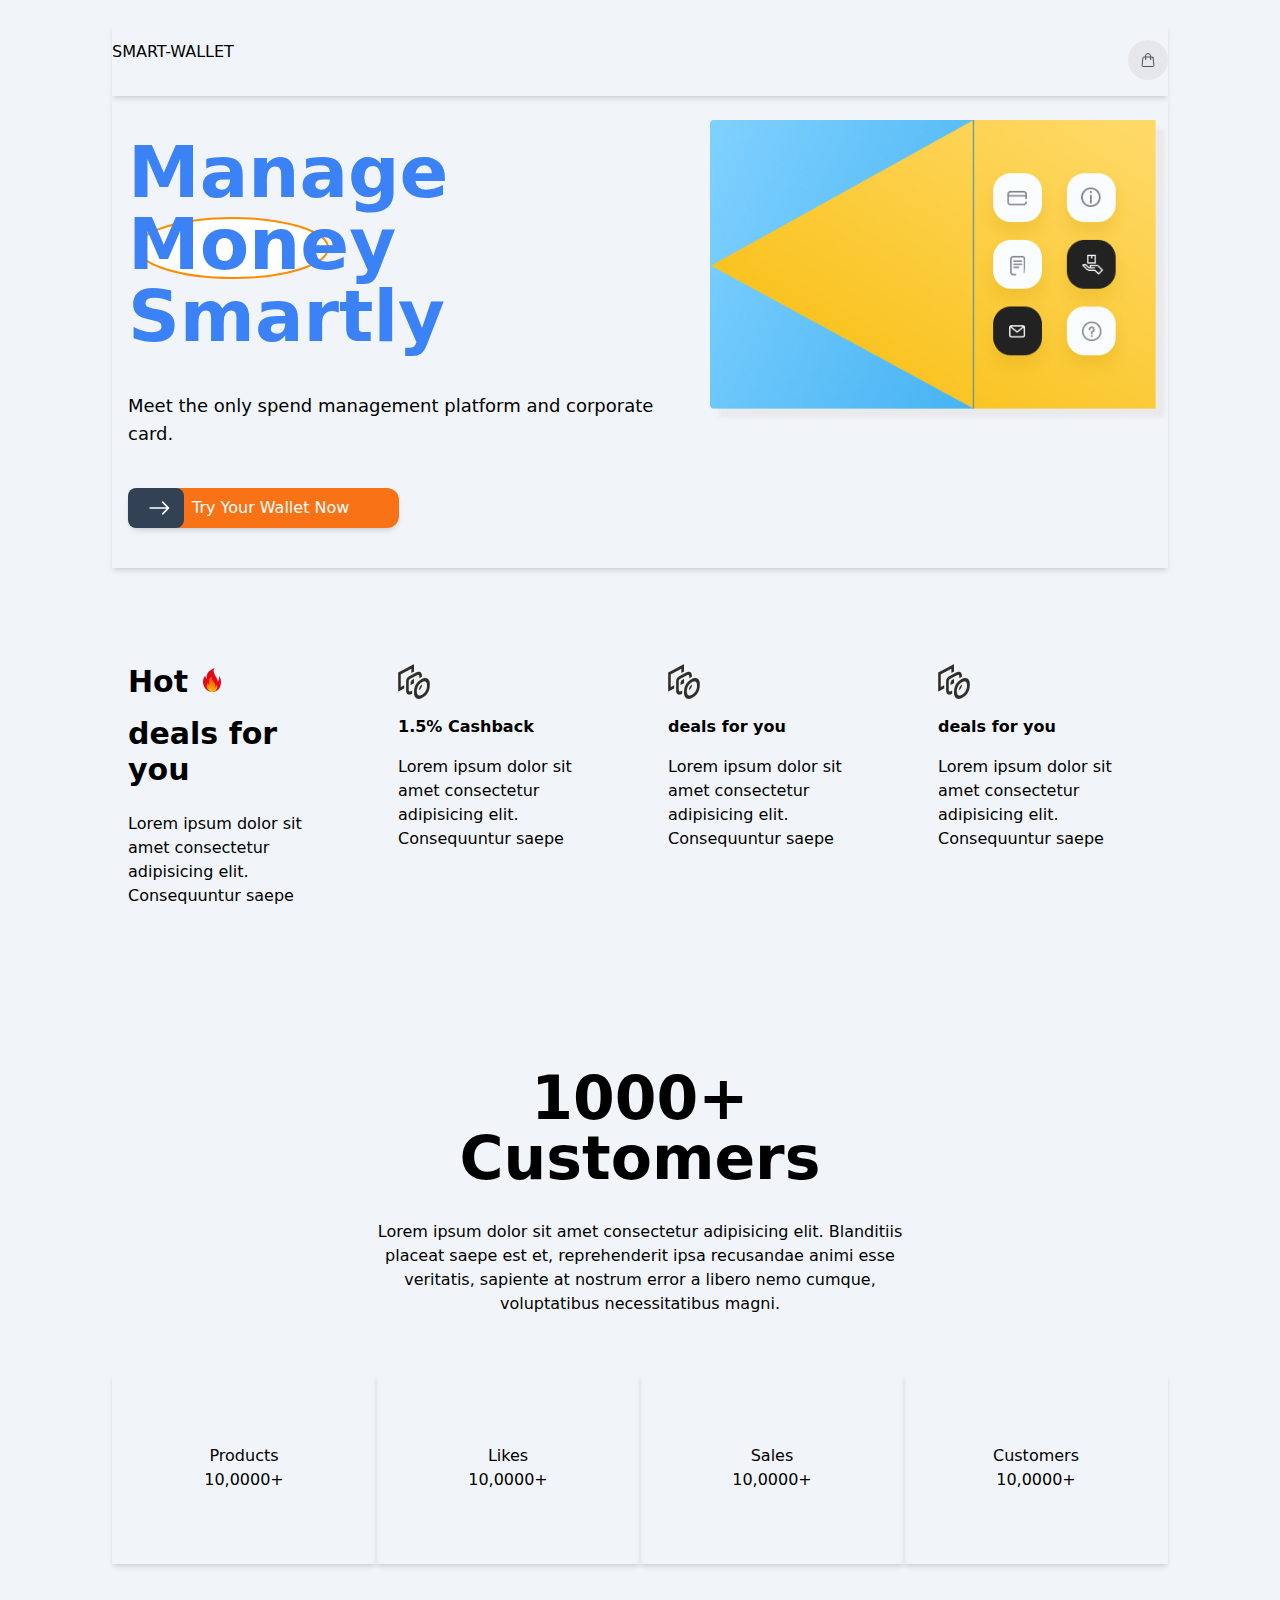
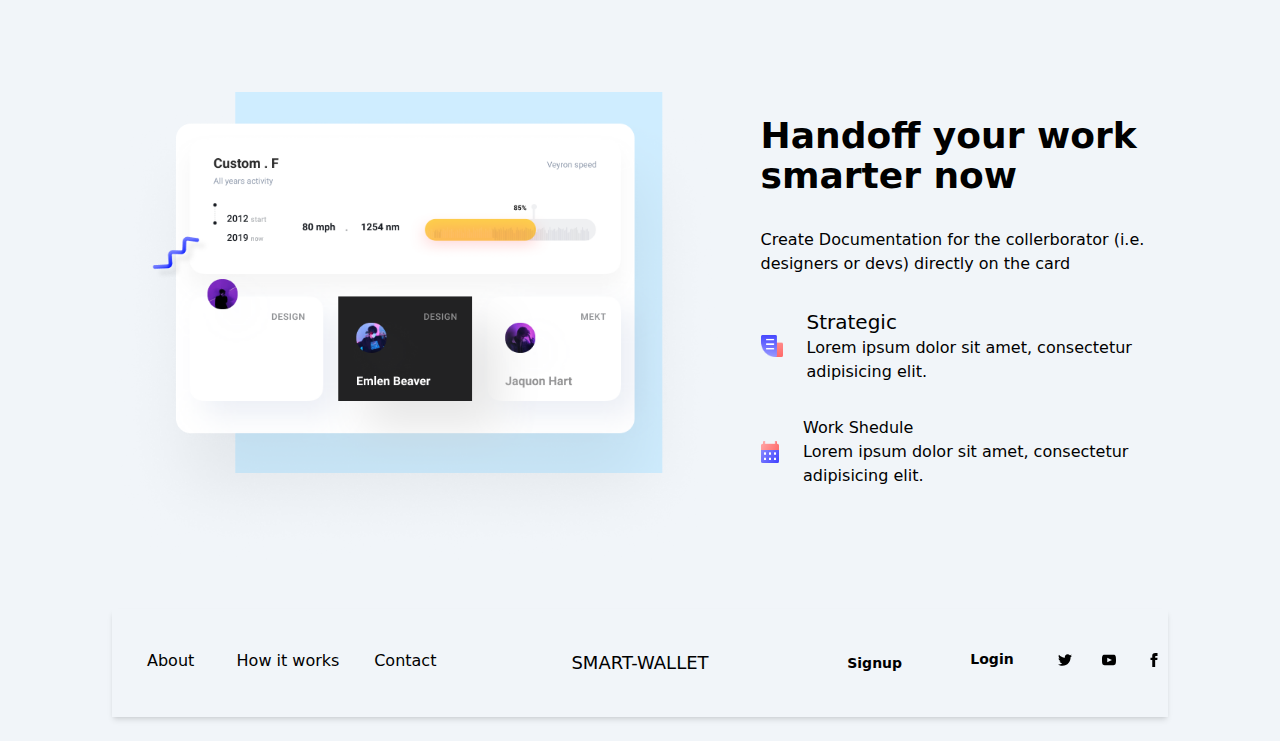
<file: index.html>
<!doctype html>
<html lang="en">

<head>
  <meta charset="UTF-8" />
  <meta name="viewport" content="width=device-width, initial-scale=1.0" />
  <title>Smart Wallet</title>
  <script type="module" crossorigin src="/assets/index-NR7OggDm.js"></script>
  <link rel="stylesheet" crossorigin href="/assets/index-4JhGi_eu.css">
</head>

<body class="py-6 lg:px-28 px-8 bg-slate-100">
  <div id="container">
    <div class="section-one gap-4">

      <!-- Navbar Start -->
      <div class="flex justify-between py-4 shadow-md">
        <div class="">SMART-WALLET</div>
        <div class="w-10 h-10 bg-gray-200 rounded-full flex items-center justify-center">
          <svg xmlns="http://www.w3.org/2000/svg" class="w-4 h-4 text-gray-600" fill="none" viewBox="0 0 24 24"
            stroke="currentColor">
            <svg xmlns="http://www.w3.org/2000/svg" fill="none" viewBox="0 0 24 24" stroke-width="1.5"
              stroke="currentColor" class="w-6 h-6">
              <path stroke-linecap="round" stroke-linejoin="round"
                d="M15.75 10.5V6a3.75 3.75 0 10-7.5 0v4.5m11.356-1.993l1.263 12c.07.665-.45 1.243-1.119 1.243H4.25a1.125 1.125 0 01-1.12-1.243l1.264-12A1.125 1.125 0 015.513 7.5h12.974c.576 0 1.059.435 1.119 1.007zM8.625 10.5a.375.375 0 11-.75 0 .375.375 0 01.75 0zm7.5 0a.375.375 0 11-.75 0 .375.375 0 01.75 0z" />
            </svg>

          </svg>
        </div>
      </div>
      <!-- Navbar End -->

      <!-- Header Start -->
    </div>
    <div id="header" class="lg:flex md-flex justify-between py-6 gap-6 shadow-md">
      <div id="title" class="px-4 py-4">
        <h1 class="text-7xl font-bold text-blue-500">Manage</h1>
        <div class="flex">
          <div class="relative"><svg class="absolute" height="140" width="220" style="z-index: -100;">
              <ellipse cx="105" cy="40" rx="95" ry="30" style="fill:white;stroke:hsl(33, 100%, 50%);stroke-width:2" />
            </svg>
          </div>
          <div class="">
            <h1 class="text-7xl font-bold text-blue-500">Money Smartly</h1>
          </div>
        </div>
        <h1 class="py-10 text-lg">Meet the only spend management platform and corporate card.</h1>
        <div id="tryLogin" class="flex w-1/2 shadow-md bg-orange-500 text-white rounded-xl">
          <!-- First Child Div with SVG and Background Color -->
          <div class="flex items-center bg-slate-700 p-2  rounded-lg">
            <svg class="h-5 w-10 text-white" fill="none" stroke="currentColor" viewBox="0 0 24 24"
              xmlns="http://www.w3.org/2000/svg">
              <!-- <path stroke-linecap="round" stroke-linejoin="round" stroke-width="2" d="M5 12h14M12 5l7 7-7 7"></path> -->
               <path stroke-linecap="round" stroke-linejoin="round" stroke-width="2" d="M5 12h20M20 5l7 7-7 7"></path>
            </svg>
          </div>

          <div class="p-2 flex justify-center rounded-md">
            <p flex justify-center>Try Your Wallet Now</p>
          </div>
        </div>
      </div>
      <div id="image"><img src="/assets/headerCard-Qj95tBwR.png" alt="" width="100%"></div>
    </div>
    <!-- Header End -->

    <div id="hot-deals" class=" lg:flex justify-between gap-6 py-20">
      <div class=" flex-1 px-4 content-center">
        <div class="flex gap-2 py-4">
          <h1 class="text-3xl font-bold">Hot</h1>
          <img src="data:image/svg+xml,%3csvg%20xmlns='http://www.w3.org/2000/svg'%20shape-rendering='geometricPrecision'%20text-rendering='geometricPrecision'%20image-rendering='optimizeQuality'%20fill-rule='evenodd'%20clip-rule='evenodd'%20viewBox='0%200%20384%20511.4'%3e%3cdefs%3e%3clinearGradient%20id='a'%20gradientUnits='userSpaceOnUse'%20x1='163.52'%20y1='286.47'%20x2='163.52'%20y2='500.71'%3e%3cstop%20offset='0'%20stop-color='%23FB6404'/%3e%3cstop%20offset='1'%20stop-color='%23F2BE10'/%3e%3c/linearGradient%3e%3c/defs%3e%3cpath%20fill='%23E20919'%20d='M77.46%20228.43C65.33%20119.85%20128.78%2043.48%20247.72%200c-72.85%2094.5%2062.09%20196.88%2069.53%20295.03%2017.44-29.75%2027.34-69.48%2029.3-122.55%2089.18%20139.92%2015.25%20368.59-181.02%20335.73-18.02-3.01-35.38-8.7-51.21-17.17C42.76%20452.8%200%20369.53%200%20290c0-50.69%2021.68-95.95%2049.74-131.91%203.75%2035.23%2011.73%2061.51%2027.72%2070.34z'/%3e%3cpath%20fill='url(%23a)'%20d='M139.16%20372.49c-21.83-57.66-18.81-150.75%2042.33-183.41.43%20107.03%20103.57%20120.64%2084.44%20234.9%2017.64-20.39%2026.51-53.02%2028.1-78.75%2027.96%2065.38%206.04%20117.72-33.81%20144.37-121.15%2081-225.48-83.23-156.11-173.26%202.08%2020.07%2026.14%2051.12%2035.05%2056.15z'/%3e%3c/svg%3e" alt="" class="w-8 h-8 py-1">
        </div>
        <h1 class="text-3xl font-bold">deals for you</h1>
        <h1 class="py-6">Lorem ipsum dolor sit amet consectetur adipisicing elit. Consequuntur saepe
        </h1>
      </div>
      <div class=" flex-1 px-4">
        <div class="py-4"><img src="[data-uri]" alt=""></div>
        <h1 class="text-md font-bold">1.5% Cashback</h1>
        <h1 class="py-4">Lorem ipsum dolor sit amet consectetur adipisicing elit. Consequuntur saepe
        </h1>
      </div>
      <div class=" flex-1  px-4">
        <div class="py-4"><img src="[data-uri]" alt=""></div>
        <h1 class="text-md font-bold">deals for you</h1>
        <h1 class="py-4">Lorem ipsum dolor sit amet consectetur adipisicing elit. Consequuntur saepe
        </h1>
      </div>
      <div class=" flex-1 px-4">
        <div class="py-4"><img src="[data-uri]" alt=""></div>
        <h1 class="text-md font-bold">deals for you</h1>
        <h1 class="py-4">Lorem ipsum dolor sit amet consectetur adipisicing elit. Consequuntur saepe
        </h1>
      </div>
    </div>





    <div id="customer" class="section-two py-10">
      <div class="flex justify-center">
        <div class="lg:w-1/2 text-center">
          <h1 class="text-6xl font-bold py-4">1000+ Customers</h1>
          <h1 class="py-4">Lorem ipsum dolor sit amet consectetur adipisicing elit. Blanditiis placeat saepe est et,
            reprehenderit
            ipsa recusandae animi esse veritatis, sapiente at nostrum error a libero nemo cumque, voluptatibus
            necessitatibus magni.</h1>
        </div>
      </div>
      <div class="flex justify-between py-10">
        <div class="flex-1 shadow-md flex flex-col items-center justify-center h-48 ">
          <div>
            <h1>Products</h1>
          </div>
          <div>
            <h1>10,0000+</h1>
          </div>
        </div>
        <div class="flex-1 shadow-md flex flex-col items-center justify-center h-48 ">
          <div>
            <h1>Likes</h1>
          </div>
          <div>
            <h1>10,0000+</h1>
          </div>
        </div>
        <div class="flex-1 shadow-md flex flex-col items-center justify-center h-48 ">
          <div>
            <h1>Sales</h1>
          </div>
          <div>
            <h1>10,0000+</h1>
          </div>
        </div>
        <div class="flex-1 shadow-md flex flex-col items-center justify-center h-48 ">
          <div>
            <h1>Customers</h1>
          </div>
          <div>
            <h1>10,0000+</h1>
          </div>
        </div>


      </div>

    </div>

    <div class="section-three lg:flex justify-between gap-6 py-12">
      <div><img src="/assets/card-KFRp4bTD.png" alt=""></div>
      <div class="py-2 px-4">
        <h1 class="text-4xl font-bold py-4">Handoff your work <br> smarter now</h1>
        <h1 class="py-4 text-md">Create Documentation for the collerborator (i.e. <br> designers or devs) directly on
          the card</h1>
        <div class="flex gap-2 py-4">
          <div class="flex items-center"><img src="[data-uri]" alt=""></div>
          <div class="px-4">
            <h1 class="text-xl">Strategic</h1>
            <h1>Lorem ipsum dolor sit amet, consectetur adipisicing elit. </h1>
          </div>
        </div>
        <div class="flex gap-2 py-4">
          <div class="flex items-center"><img src="[data-uri]" alt=""></div>
          <div class="px-4">
            <h1>Work Shedule</h1>
            <h1>Lorem ipsum dolor sit amet, consectetur adipisicing elit.</h1>
          </div>
        </div>
      </div>
    </div>


    <!-- Footer -->
    <footer class="flex justify-between py-10 shadow-md">
      <div class="flex-1 lg:flex justify-between  ">
        <div class="flex-1 flex justify-center">About</div>
        <div class="flex-1 flex justify-center">How it works</div>
        <div class="flex-1 flex justify-center">Contact</div>
      </div>
      <div class="flex-1 flex justify-center">
        <h1 class="text-xs lg:text-lg ">SMART-WALLET</h1>
      </div>
      <div class="flex-1 lg:flex  justify-between text-sm font-bold">
        <div class="flex-1 flex justify-center py-1">
          <h1>Signup</h1>
        </div>
        <div id="loginBtn" class="flex-1 flex justify-center">
          <h1>Login</h1>
        </div>

        <div class="flex-1 grid grid-flow-col lg:gap-4 sm:gap-2 md:gap-2 py-1">
          <div class="flex justify-center"> <a><svg xmlns="http://www.w3.org/2000/svg" width="14" height="14"
                viewBox="0 0 24 24" class="fill-current">
                <path
                  d="M24 4.557c-.883.392-1.832.656-2.828.775 1.017-.609 1.798-1.574 2.165-2.724-.951.564-2.005.974-3.127 1.195-.897-.957-2.178-1.555-3.594-1.555-3.179 0-5.515 2.966-4.797 6.045-4.091-.205-7.719-2.165-10.148-5.144-1.29 2.213-.669 5.108 1.523 6.574-.806-.026-1.566-.247-2.229-.616-.054 2.281 1.581 4.415 3.949 4.89-.693.188-1.452.232-2.224.084.626 1.956 2.444 3.379 4.6 3.419-2.07 1.623-4.678 2.348-7.29 2.04 2.179 1.397 4.768 2.212 7.548 2.212 9.142 0 14.307-7.721 13.995-14.646.962-.695 1.797-1.562 2.457-2.549z">
                </path>
              </svg></a></div>
          <div class="flex justify-center"><a><svg xmlns="http://www.w3.org/2000/svg" width="14" height="14"
                viewBox="0 0 24 24" class="fill-current">
                <path
                  d="M19.615 3.184c-3.604-.246-11.631-.245-15.23 0-3.897.266-4.356 2.62-4.385 8.816.029 6.185.484 8.549 4.385 8.816 3.6.245 11.626.246 15.23 0 3.897-.266 4.356-2.62 4.385-8.816-.029-6.185-.484-8.549-4.385-8.816zm-10.615 12.816v-8l8 3.993-8 4.007z">
                </path>
              </svg></a></div>
          <div class="flex justify-center"><a><svg xmlns="http://www.w3.org/2000/svg" width="14" height="14"
                viewBox="0 0 24 24" class="fill-current">
                <path
                  d="M9 8h-3v4h3v12h5v-12h3.642l.358-4h-4v-1.667c0-.955.192-1.333 1.115-1.333h2.885v-5h-3.808c-3.596 0-5.192 1.583-5.192 4.615v3.385z">
                </path>
              </svg></a>
          </div>
        </div>
      </div>
    </footer>
    <!-- Footer End -->
  </div>
</body>

</html>
</file>
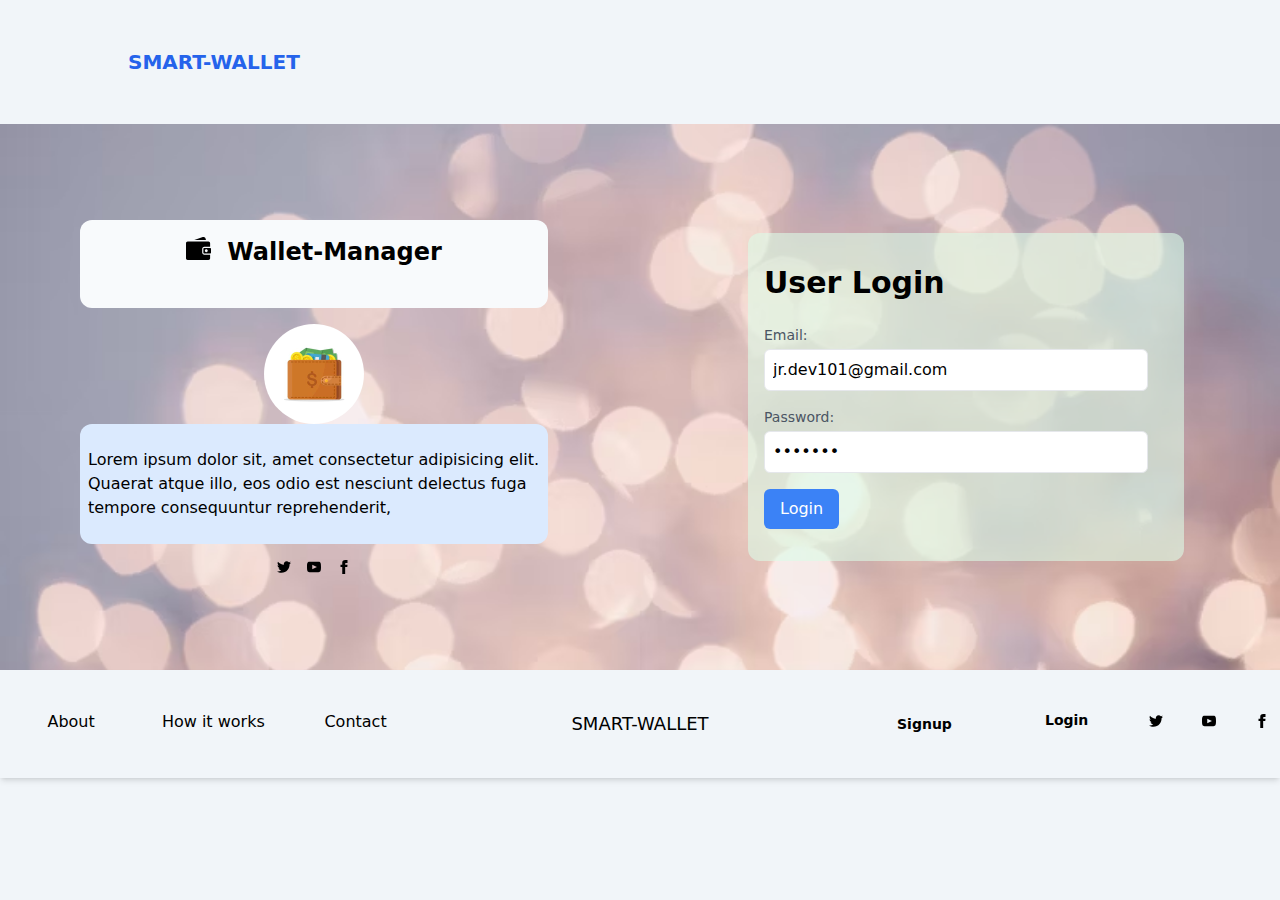
<file: login.html>
<!DOCTYPE html>
<html lang="en">

<head>
	<meta charset="UTF-8">
	<meta name="viewport" content="width=device-width, initial-scale=1.0">
 <script type="module" crossorigin src="/assets/index-NR7OggDm.js"></script>
  <link rel="stylesheet" crossorigin href="/assets/index-4JhGi_eu.css">
	<title>Login</title>
</head>

<body class=" bg-slate-100">
	<div class="flex-col">
		<div>
			<div class="shadow-md">
				<nav class="px-4  shadow-md lg:py-6">
					<h1 class="py-6 px-28 text-xl text-blue-600 font-bold">SMART-WALLET</h1>
				</nav>
			</div>
		</div>

		<div id="container" class="bg-cover bg-center h-full w-full bg-url py-4  items-center gap-6 lg:flex ">
			<div id="manager" class="flex-1  px-6 py-6  items-center lg:px-20 lg:py-20">
				<div class="flex flex-col gap-4 items-center justify-center rounded-md ">
					<div class="bg-slate-50 w-full py-4 px-6 flex gap-4 justify-center rounded-xl">
						<div><svg fill="#000000" height="25px" width="25px" version="1.1" id="Layer_1"
								xmlns="http://www.w3.org/2000/svg" xmlns:xlink="http://www.w3.org/1999/xlink"
								viewBox="0 0 458.531 458.531" xml:space="preserve">
								<g id="SVGRepo_bgCarrier" stroke-width="0"></g>
								<g id="SVGRepo_tracerCarrier" stroke-linecap="round" stroke-linejoin="round"></g>
								<g id="SVGRepo_iconCarrier">
									<g id="XMLID_830_">
										<g>
											<g>
												<path
													d="M336.688,343.962L336.688,343.962c-21.972-0.001-39.848-17.876-39.848-39.848v-66.176 c0-21.972,17.876-39.847,39.848-39.847h103.83c0.629,0,1.254,0.019,1.876,0.047v-65.922c0-16.969-13.756-30.725-30.725-30.725 H30.726C13.756,101.49,0,115.246,0,132.215v277.621c0,16.969,13.756,30.726,30.726,30.726h380.943 c16.969,0,30.725-13.756,30.725-30.726v-65.922c-0.622,0.029-1.247,0.048-1.876,0.048H336.688z">
												</path>
												<path
													d="M440.518,219.925h-103.83c-9.948,0-18.013,8.065-18.013,18.013v66.176c0,9.948,8.065,18.013,18.013,18.013h103.83 c9.948,0,18.013-8.064,18.013-18.013v-66.176C458.531,227.989,450.466,219.925,440.518,219.925z M372.466,297.024 c-14.359,0-25.999-11.64-25.999-25.999s11.64-25.999,25.999-25.999c14.359,0,25.999,11.64,25.999,25.999 C398.465,285.384,386.825,297.024,372.466,297.024z">
												</path>
												<path
													d="M358.169,45.209c-6.874-20.806-29.313-32.1-50.118-25.226L151.958,71.552h214.914L358.169,45.209z">
												</path>
											</g>
										</g>
									</g>
								</g>
							</svg></div>
						<h1 class="text-2xl font-semibold mb-6">Wallet-Manager</h1>
					</div>
					<div class="flex-col justify-center items-center">
						<img src="./assets/wallet.jpeg" alt="Logo" class="mx-auto" style="max-width: 100px; border-radius: 50%;">
						<div class="bg-blue-100 bg-op rounded-xl py-2">
							<h1 class="py-4 px-2">Lorem ipsum dolor sit, amet consectetur adipisicing elit. Quaerat atque illo, eos
								odio
								est
								nesciunt
								delectus fuga tempore consequuntur reprehenderit, </h1>
						</div>
					</div>
					<div class=" flex-1 grid grid-flow-col gap-4  justify-center">
						<a><svg xmlns="http://www.w3.org/2000/svg" width="14" height="14" viewBox="0 0 24 24" class="fill-current">
								<path
									d="M24 4.557c-.883.392-1.832.656-2.828.775 1.017-.609 1.798-1.574 2.165-2.724-.951.564-2.005.974-3.127 1.195-.897-.957-2.178-1.555-3.594-1.555-3.179 0-5.515 2.966-4.797 6.045-4.091-.205-7.719-2.165-10.148-5.144-1.29 2.213-.669 5.108 1.523 6.574-.806-.026-1.566-.247-2.229-.616-.054 2.281 1.581 4.415 3.949 4.89-.693.188-1.452.232-2.224.084.626 1.956 2.444 3.379 4.6 3.419-2.07 1.623-4.678 2.348-7.29 2.04 2.179 1.397 4.768 2.212 7.548 2.212 9.142 0 14.307-7.721 13.995-14.646.962-.695 1.797-1.562 2.457-2.549z">
								</path>
							</svg></a>
						<a><svg xmlns="http://www.w3.org/2000/svg" width="14" height="14" viewBox="0 0 24 24" class="fill-current">
								<path
									d="M19.615 3.184c-3.604-.246-11.631-.245-15.23 0-3.897.266-4.356 2.62-4.385 8.816.029 6.185.484 8.549 4.385 8.816 3.6.245 11.626.246 15.23 0 3.897-.266 4.356-2.62 4.385-8.816-.029-6.185-.484-8.549-4.385-8.816zm-10.615 12.816v-8l8 3.993-8 4.007z">
								</path>
							</svg></a>
						<a><svg xmlns="http://www.w3.org/2000/svg" width="14" height="14" viewBox="0 0 24 24" class="fill-current">
								<path
									d="M9 8h-3v4h3v12h5v-12h3.642l.358-4h-4v-1.667c0-.955.192-1.333 1.115-1.333h2.885v-5h-3.808c-3.596 0-5.192 1.583-5.192 4.615v3.385z">
								</path>
							</svg></a>

					</div>
				</div>
			</div>


			<div id="login" class=" flex-1 bg-transparent  items-center px-8 lg:px-20 lg:py-20 py-4">
				<div class="flex px-4 flex-col mx-4  bg-green-100 bg-opacity-60 rounded-xl py-8 ">
					<h1 class="text-3xl font-semibold mb-6">User Login</h1>
					<form action="" method="POST" class="w-full max-w-sm">
						<!-- Email Input -->
						<div class="mb-4">
							<label for="email" class="block text-sm font-medium text-gray-600">Email:</label>
							<input type="email" id="email" name="email" class="mt-1 p-2 border rounded-md w-full" required>
						</div>

						<!-- Password Input -->
						<div class="mb-4">
							<label for="password" class="block text-sm font-medium text-gray-600">Password:</label>
							<input type="password" id="password" name="password" class="mt-1 p-2 border rounded-md w-full" required>
						</div>

						<!-- Submit Button -->
						<div>
							<button onclick="logInValidation()" type="submit" id="loginBtn" class="px-4 py-2 bg-blue-500 text-white rounded-md"><a href="">Login</a></button>
						</div>
					</form>
				</div>
			</div>

		</div>

		<!-- Footer -->
		<div>
			<footer class="flex justify-between py-10 shadow-md">
				<div class="flex-1 lg:flex justify-between  ">
					<div class="flex-1 flex justify-center">About</div>
					<div class="flex-1 flex justify-center">How it works</div>
					<div class="flex-1 flex justify-center">Contact</div>
				</div>
				<div class="flex-1 flex justify-center">
					<h1 class="text-xs lg:text-lg ">SMART-WALLET</h1>
				</div>
				<div class="flex-1 lg:flex  justify-between text-sm font-bold">
					<div class="flex-1 flex justify-center py-1">
						<h1>Signup</h1>
					</div>
					<div id="loginBtn" class="flex-1 flex justify-center">
						<h1>Login</h1>
					</div>

					<div class="flex-1 grid grid-flow-col lg:gap-4 sm:gap-2 md:gap-2 py-1">
						<div class="flex justify-center"> <a><svg xmlns="http://www.w3.org/2000/svg" width="14" height="14"
									viewBox="0 0 24 24" class="fill-current">
									<path
										d="M24 4.557c-.883.392-1.832.656-2.828.775 1.017-.609 1.798-1.574 2.165-2.724-.951.564-2.005.974-3.127 1.195-.897-.957-2.178-1.555-3.594-1.555-3.179 0-5.515 2.966-4.797 6.045-4.091-.205-7.719-2.165-10.148-5.144-1.29 2.213-.669 5.108 1.523 6.574-.806-.026-1.566-.247-2.229-.616-.054 2.281 1.581 4.415 3.949 4.89-.693.188-1.452.232-2.224.084.626 1.956 2.444 3.379 4.6 3.419-2.07 1.623-4.678 2.348-7.29 2.04 2.179 1.397 4.768 2.212 7.548 2.212 9.142 0 14.307-7.721 13.995-14.646.962-.695 1.797-1.562 2.457-2.549z">
									</path>
								</svg></a></div>
						<div class="flex justify-center"><a><svg xmlns="http://www.w3.org/2000/svg" width="14" height="14"
									viewBox="0 0 24 24" class="fill-current">
									<path
										d="M19.615 3.184c-3.604-.246-11.631-.245-15.23 0-3.897.266-4.356 2.62-4.385 8.816.029 6.185.484 8.549 4.385 8.816 3.6.245 11.626.246 15.23 0 3.897-.266 4.356-2.62 4.385-8.816-.029-6.185-.484-8.549-4.385-8.816zm-10.615 12.816v-8l8 3.993-8 4.007z">
									</path>
								</svg></a></div>
						<div class="flex justify-center"><a><svg xmlns="http://www.w3.org/2000/svg" width="14" height="14"
									viewBox="0 0 24 24" class="fill-current">
									<path
										d="M9 8h-3v4h3v12h5v-12h3.642l.358-4h-4v-1.667c0-.955.192-1.333 1.115-1.333h2.885v-5h-3.808c-3.596 0-5.192 1.583-5.192 4.615v3.385z">
									</path>
								</svg></a>
						</div>
					</div>
				</div>
			</footer>
		</div>
		<!-- Footer End -->
	</div>
	<script src="./login.js"></script>
</body>

</html>
</file>
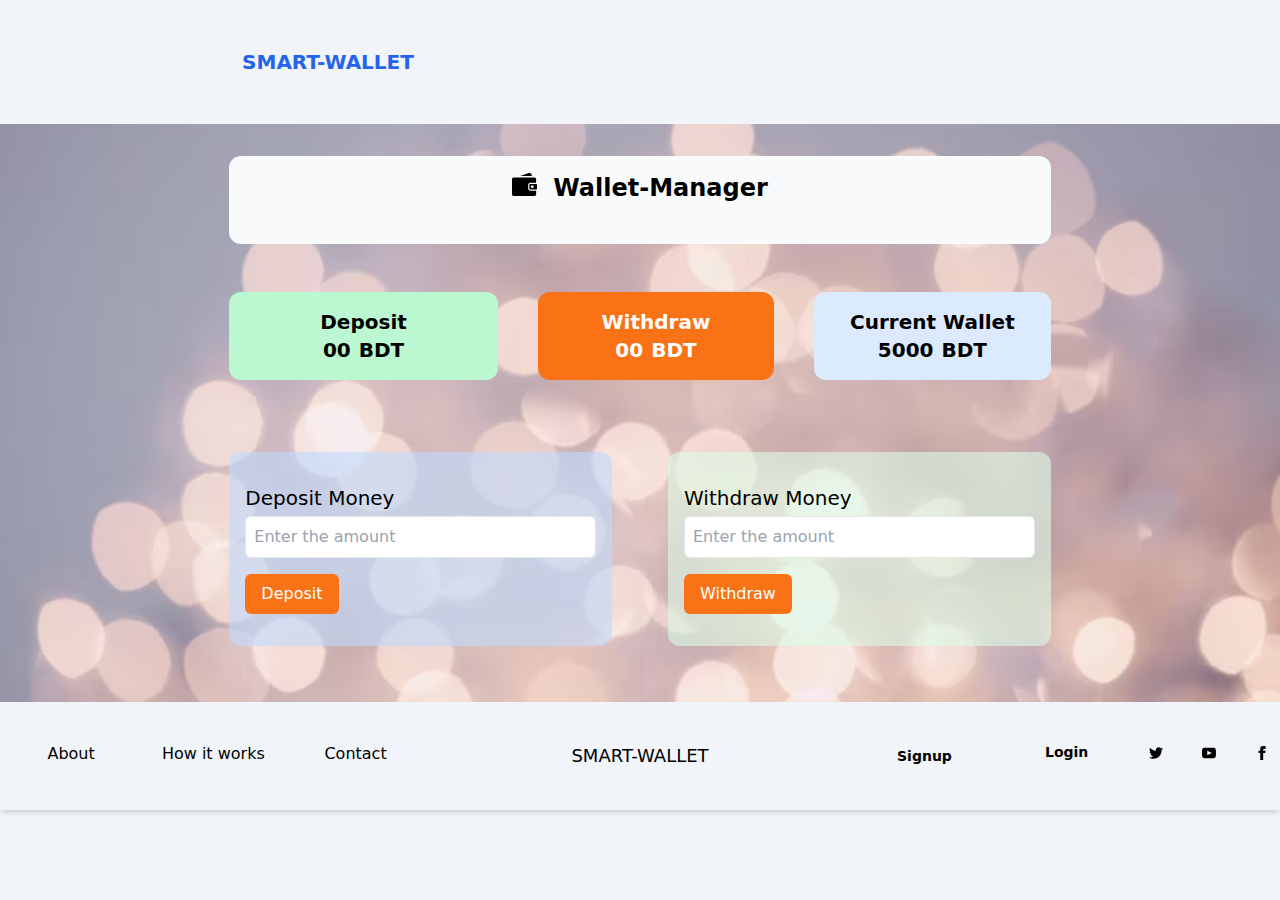
<file: wallet.html>
<!DOCTYPE html>
<html lang="en">

<head>
	<meta charset="UTF-8">
	<meta name="viewport" content="width=device-width, initial-scale=1.0">
	<script type="module" crossorigin src="/assets/index-NR7OggDm.js"></script>
	<link rel="stylesheet" crossorigin href="/assets/index-4JhGi_eu.css">
	<title>My Wallet</title>
</head>

<body class=" bg-slate-100">
	<div class="">
		<!-- nav start -->
		<div class="shadow-md">
			<nav class="px-4  shadow-md lg:py-6">
				<h1 class="py-6  text-xl text-blue-600 font-bold lg:w-1/2 flex justify-center items-center">SMART-WALLET</h1>
			</nav>
		</div>
		<!-- nav end -->

		<div id="container" class="bg-cover bg-center h-full w-full bg-url flex items-center justify-center gap-6">
			<div class=" py-8 px-4 bg-opacity-75 lg:w-2/3">

				<!-- Title Start -->
				<div class="bg-slate-50 w-full py-4 px-6 flex gap-4 justify-center rounded-xl">
					<div><svg fill="#000000" height="25px" width="25px" version="1.1" id="Layer_1"
							xmlns="http://www.w3.org/2000/svg" xmlns:xlink="http://www.w3.org/1999/xlink"
							viewBox="0 0 458.531 458.531" xml:space="preserve">
							<g id="SVGRepo_bgCarrier" stroke-width="0"></g>
							<g id="SVGRepo_tracerCarrier" stroke-linecap="round" stroke-linejoin="round"></g>
							<g id="SVGRepo_iconCarrier">
								<g id="XMLID_830_">
									<g>
										<g>
											<path
												d="M336.688,343.962L336.688,343.962c-21.972-0.001-39.848-17.876-39.848-39.848v-66.176 c0-21.972,17.876-39.847,39.848-39.847h103.83c0.629,0,1.254,0.019,1.876,0.047v-65.922c0-16.969-13.756-30.725-30.725-30.725 H30.726C13.756,101.49,0,115.246,0,132.215v277.621c0,16.969,13.756,30.726,30.726,30.726h380.943 c16.969,0,30.725-13.756,30.725-30.726v-65.922c-0.622,0.029-1.247,0.048-1.876,0.048H336.688z">
											</path>
											<path
												d="M440.518,219.925h-103.83c-9.948,0-18.013,8.065-18.013,18.013v66.176c0,9.948,8.065,18.013,18.013,18.013h103.83 c9.948,0,18.013-8.064,18.013-18.013v-66.176C458.531,227.989,450.466,219.925,440.518,219.925z M372.466,297.024 c-14.359,0-25.999-11.64-25.999-25.999s11.64-25.999,25.999-25.999c14.359,0,25.999,11.64,25.999,25.999 C398.465,285.384,386.825,297.024,372.466,297.024z">
											</path>
											<path
												d="M358.169,45.209c-6.874-20.806-29.313-32.1-50.118-25.226L151.958,71.552h214.914L358.169,45.209z">
											</path>
										</g>
									</g>
								</g>
							</g>
						</svg></div>
					<h1 class="text-2xl font-semibold mb-6">Wallet-Manager</h1>
				</div>
				<!-- Title End -->

				<!-- Display Box Start -->
				<div class="flex py-12 lg:gap-10 gap-2">
					<div id="deposit"
						class="flex-1 px-4 py-4 bg-green-200 rounded-xl flex-col flex justify-center items-center font-bold lg:text-xl">
						<p>Deposit</p>
						<div class="flex gap-2">
							<p id="depositBox">00</p>
							<p>BDT</p>
						</div>
					</div>
					<div id="withdraw"
						class="flex-1 bg-orange-500 rounded-xl flex-col flex justify-center items-center text-white font-bold lg:text-xl">
						<p>Withdraw</p>
						<div class="flex gap-2">
							<p id="withdrawBox">00</p>
							<p>BDT</p>
						</div>
					</div>
					<div id="balance"
						class="flex-1 bg-blue-100 rounded-xl flex-col flex justify-center items-center  font-bold lg:text-xl">
						<p>Current Wallet</p>
						<div class="flex gap-2">
							<p id="balanceAmound">5000</p>
							<p>BDT</p>
						</div>
					</div>
				</div>
				<!-- Display Box End -->


				<!-- Transaction Start -->
				<div class="flex py-6 gap-14">
					<div class="flex-1 bg-blue-200 bg-opacity-60 px-4 py-8 rounded-xl">
						<form action="" method="POST" class="w-full max-w-sm">
							<div class="mb-4 ">
								<h1 class="text-xl">Deposit Money</h1>
								<input type="number" id="depositMoney" name="money" class="mt-1 p-2 border rounded-md w-full"
									placeholder="Enter the amount" required>
							</div>

							<div>
								<button type="submit" id="depositBtn"
									class="px-4 py-2 bg-orange-500 text-white rounded-md">Deposit</button>
							</div>
						</form>
					</div>
					<div class="flex-1 bg-green-100 bg-opacity-60 px-4 py-8 rounded-xl">
						<form action="" method="POST" class="w-full max-w-sm">
							<div class="mb-4 ">
								<h1 class="text-xl">Withdraw Money</h1>
								<input type="number" id="withDrawMoney" name="money" class="mt-1 p-2 border rounded-md w-full"
									placeholder="Enter the amount" required>
							</div>
							<div>
								<button type="submit" id="withDrawBtn"
									class="px-4 py-2 bg-orange-500 text-white rounded-md">Withdraw</button>
							</div>
						</form>
					</div>
				</div>
				<!-- Transaction End -->

			</div>
		</div>

		<!-- Footer -->
		<footer class="flex justify-between py-10 shadow-md">
			<div class="flex-1 lg:flex justify-between  ">
				<div class="flex-1 flex justify-center">About</div>
				<div class="flex-1 flex justify-center">How it works</div>
				<div class="flex-1 flex justify-center">Contact</div>
			</div>
			<div class="flex-1 flex justify-center">
				<h1 class="text-xs lg:text-lg ">SMART-WALLET</h1>
			</div>
			<div class="flex-1 lg:flex  justify-between text-sm font-bold">
				<div class="flex-1 flex justify-center py-1">
					<h1>Signup</h1>
				</div>
				<div id="loginBtn" class="flex-1 flex justify-center">
					<h1>Login</h1>
				</div>

				<div class="flex-1 grid grid-flow-col lg:gap-4 sm:gap-2 md:gap-2 py-1">
					<div class="flex justify-center"> <a><svg xmlns="http://www.w3.org/2000/svg" width="14" height="14"
								viewBox="0 0 24 24" class="fill-current">
								<path
									d="M24 4.557c-.883.392-1.832.656-2.828.775 1.017-.609 1.798-1.574 2.165-2.724-.951.564-2.005.974-3.127 1.195-.897-.957-2.178-1.555-3.594-1.555-3.179 0-5.515 2.966-4.797 6.045-4.091-.205-7.719-2.165-10.148-5.144-1.29 2.213-.669 5.108 1.523 6.574-.806-.026-1.566-.247-2.229-.616-.054 2.281 1.581 4.415 3.949 4.89-.693.188-1.452.232-2.224.084.626 1.956 2.444 3.379 4.6 3.419-2.07 1.623-4.678 2.348-7.29 2.04 2.179 1.397 4.768 2.212 7.548 2.212 9.142 0 14.307-7.721 13.995-14.646.962-.695 1.797-1.562 2.457-2.549z">
								</path>
							</svg></a></div>
					<div class="flex justify-center"><a><svg xmlns="http://www.w3.org/2000/svg" width="14" height="14"
								viewBox="0 0 24 24" class="fill-current">
								<path
									d="M19.615 3.184c-3.604-.246-11.631-.245-15.23 0-3.897.266-4.356 2.62-4.385 8.816.029 6.185.484 8.549 4.385 8.816 3.6.245 11.626.246 15.23 0 3.897-.266 4.356-2.62 4.385-8.816-.029-6.185-.484-8.549-4.385-8.816zm-10.615 12.816v-8l8 3.993-8 4.007z">
								</path>
							</svg></a></div>
					<div class="flex justify-center"><a><svg xmlns="http://www.w3.org/2000/svg" width="14" height="14"
								viewBox="0 0 24 24" class="fill-current">
								<path
									d="M9 8h-3v4h3v12h5v-12h3.642l.358-4h-4v-1.667c0-.955.192-1.333 1.115-1.333h2.885v-5h-3.808c-3.596 0-5.192 1.583-5.192 4.615v3.385z">
								</path>
							</svg></a>
					</div>
				</div>
			</div>
		</footer>
		<!-- Footer End -->
	</div>
	<script src="./wallet.js"></script>
</body>

</html>
</file>
<file: assets/index-4JhGi_eu.css>
*,:before,:after{box-sizing:border-box;border-width:0;border-style:solid;border-color:#e5e7eb}:before,:after{--tw-content: ""}html{line-height:1.5;-webkit-text-size-adjust:100%;-moz-tab-size:4;-o-tab-size:4;tab-size:4;font-family:ui-sans-serif,system-ui,-apple-system,BlinkMacSystemFont,Segoe UI,Roboto,Helvetica Neue,Arial,Noto Sans,sans-serif,"Apple Color Emoji","Segoe UI Emoji",Segoe UI Symbol,"Noto Color Emoji";font-feature-settings:normal;font-variation-settings:normal}body{margin:0;line-height:inherit}hr{height:0;color:inherit;border-top-width:1px}abbr:where([title]){-webkit-text-decoration:underline dotted;text-decoration:underline dotted}h1,h2,h3,h4,h5,h6{font-size:inherit;font-weight:inherit}a{color:inherit;text-decoration:inherit}b,strong{font-weight:bolder}code,kbd,samp,pre{font-family:ui-monospace,SFMono-Regular,Menlo,Monaco,Consolas,Liberation Mono,Courier New,monospace;font-size:1em}small{font-size:80%}sub,sup{font-size:75%;line-height:0;position:relative;vertical-align:baseline}sub{bottom:-.25em}sup{top:-.5em}table{text-indent:0;border-color:inherit;border-collapse:collapse}button,input,optgroup,select,textarea{font-family:inherit;font-feature-settings:inherit;font-variation-settings:inherit;font-size:100%;font-weight:inherit;line-height:inherit;color:inherit;margin:0;padding:0}button,select{text-transform:none}button,[type=button],[type=reset],[type=submit]{-webkit-appearance:button;background-color:transparent;background-image:none}:-moz-focusring{outline:auto}:-moz-ui-invalid{box-shadow:none}progress{vertical-align:baseline}::-webkit-inner-spin-button,::-webkit-outer-spin-button{height:auto}[type=search]{-webkit-appearance:textfield;outline-offset:-2px}::-webkit-search-decoration{-webkit-appearance:none}::-webkit-file-upload-button{-webkit-appearance:button;font:inherit}summary{display:list-item}blockquote,dl,dd,h1,h2,h3,h4,h5,h6,hr,figure,p,pre{margin:0}fieldset{margin:0;padding:0}legend{padding:0}ol,ul,menu{list-style:none;margin:0;padding:0}dialog{padding:0}textarea{resize:vertical}input::-moz-placeholder,textarea::-moz-placeholder{opacity:1;color:#9ca3af}input::placeholder,textarea::placeholder{opacity:1;color:#9ca3af}button,[role=button]{cursor:pointer}:disabled{cursor:default}img,svg,video,canvas,audio,iframe,embed,object{display:block;vertical-align:middle}img,video{max-width:100%;height:auto}[hidden]{display:none}*,:before,:after{--tw-border-spacing-x: 0;--tw-border-spacing-y: 0;--tw-translate-x: 0;--tw-translate-y: 0;--tw-rotate: 0;--tw-skew-x: 0;--tw-skew-y: 0;--tw-scale-x: 1;--tw-scale-y: 1;--tw-pan-x: ;--tw-pan-y: ;--tw-pinch-zoom: ;--tw-scroll-snap-strictness: proximity;--tw-gradient-from-position: ;--tw-gradient-via-position: ;--tw-gradient-to-position: ;--tw-ordinal: ;--tw-slashed-zero: ;--tw-numeric-figure: ;--tw-numeric-spacing: ;--tw-numeric-fraction: ;--tw-ring-inset: ;--tw-ring-offset-width: 0px;--tw-ring-offset-color: #fff;--tw-ring-color: rgb(59 130 246 / .5);--tw-ring-offset-shadow: 0 0 #0000;--tw-ring-shadow: 0 0 #0000;--tw-shadow: 0 0 #0000;--tw-shadow-colored: 0 0 #0000;--tw-blur: ;--tw-brightness: ;--tw-contrast: ;--tw-grayscale: ;--tw-hue-rotate: ;--tw-invert: ;--tw-saturate: ;--tw-sepia: ;--tw-drop-shadow: ;--tw-backdrop-blur: ;--tw-backdrop-brightness: ;--tw-backdrop-contrast: ;--tw-backdrop-grayscale: ;--tw-backdrop-hue-rotate: ;--tw-backdrop-invert: ;--tw-backdrop-opacity: ;--tw-backdrop-saturate: ;--tw-backdrop-sepia: }::backdrop{--tw-border-spacing-x: 0;--tw-border-spacing-y: 0;--tw-translate-x: 0;--tw-translate-y: 0;--tw-rotate: 0;--tw-skew-x: 0;--tw-skew-y: 0;--tw-scale-x: 1;--tw-scale-y: 1;--tw-pan-x: ;--tw-pan-y: ;--tw-pinch-zoom: ;--tw-scroll-snap-strictness: proximity;--tw-gradient-from-position: ;--tw-gradient-via-position: ;--tw-gradient-to-position: ;--tw-ordinal: ;--tw-slashed-zero: ;--tw-numeric-figure: ;--tw-numeric-spacing: ;--tw-numeric-fraction: ;--tw-ring-inset: ;--tw-ring-offset-width: 0px;--tw-ring-offset-color: #fff;--tw-ring-color: rgb(59 130 246 / .5);--tw-ring-offset-shadow: 0 0 #0000;--tw-ring-shadow: 0 0 #0000;--tw-shadow: 0 0 #0000;--tw-shadow-colored: 0 0 #0000;--tw-blur: ;--tw-brightness: ;--tw-contrast: ;--tw-grayscale: ;--tw-hue-rotate: ;--tw-invert: ;--tw-saturate: ;--tw-sepia: ;--tw-drop-shadow: ;--tw-backdrop-blur: ;--tw-backdrop-brightness: ;--tw-backdrop-contrast: ;--tw-backdrop-grayscale: ;--tw-backdrop-hue-rotate: ;--tw-backdrop-invert: ;--tw-backdrop-opacity: ;--tw-backdrop-saturate: ;--tw-backdrop-sepia: }.container{width:100%}@media (min-width: 640px){.container{max-width:640px}}@media (min-width: 768px){.container{max-width:768px}}@media (min-width: 1024px){.container{max-width:1024px}}@media (min-width: 1280px){.container{max-width:1280px}}@media (min-width: 1536px){.container{max-width:1536px}}.absolute{position:absolute}.relative{position:relative}.mx-4{margin-left:1rem;margin-right:1rem}.mx-auto{margin-left:auto;margin-right:auto}.mb-4{margin-bottom:1rem}.mb-6{margin-bottom:1.5rem}.mt-1{margin-top:.25rem}.block{display:block}.flex{display:flex}.grid{display:grid}.h-10{height:2.5rem}.h-4{height:1rem}.h-48{height:12rem}.h-5{height:1.25rem}.h-6{height:1.5rem}.h-8{height:2rem}.h-full{height:100%}.w-1\/2{width:50%}.w-10{width:2.5rem}.w-4{width:1rem}.w-6{width:1.5rem}.w-8{width:2rem}.w-full{width:100%}.max-w-sm{max-width:24rem}.flex-1{flex:1 1 0%}.grid-flow-col{grid-auto-flow:column}.flex-col{flex-direction:column}.content-center{align-content:center}.items-center{align-items:center}.justify-center{justify-content:center}.justify-between{justify-content:space-between}.gap-14{gap:3.5rem}.gap-2{gap:.5rem}.gap-4{gap:1rem}.gap-6{gap:1.5rem}.rounded-full{border-radius:9999px}.rounded-lg{border-radius:.5rem}.rounded-md{border-radius:.375rem}.rounded-xl{border-radius:.75rem}.border{border-width:1px}.bg-blue-100{--tw-bg-opacity: 1;background-color:rgb(219 234 254 / var(--tw-bg-opacity))}.bg-blue-200{--tw-bg-opacity: 1;background-color:rgb(191 219 254 / var(--tw-bg-opacity))}.bg-blue-500{--tw-bg-opacity: 1;background-color:rgb(59 130 246 / var(--tw-bg-opacity))}.bg-gray-200{--tw-bg-opacity: 1;background-color:rgb(229 231 235 / var(--tw-bg-opacity))}.bg-green-100{--tw-bg-opacity: 1;background-color:rgb(220 252 231 / var(--tw-bg-opacity))}.bg-green-200{--tw-bg-opacity: 1;background-color:rgb(187 247 208 / var(--tw-bg-opacity))}.bg-orange-500{--tw-bg-opacity: 1;background-color:rgb(249 115 22 / var(--tw-bg-opacity))}.bg-slate-100{--tw-bg-opacity: 1;background-color:rgb(241 245 249 / var(--tw-bg-opacity))}.bg-slate-50{--tw-bg-opacity: 1;background-color:rgb(248 250 252 / var(--tw-bg-opacity))}.bg-slate-700{--tw-bg-opacity: 1;background-color:rgb(51 65 85 / var(--tw-bg-opacity))}.bg-transparent{background-color:transparent}.bg-opacity-60{--tw-bg-opacity: .6}.bg-opacity-75{--tw-bg-opacity: .75}.bg-url{background-image:url(/assets/bg1-sH1LetzF.avif)}.bg-cover{background-size:cover}.bg-center{background-position:center}.fill-current{fill:currentColor}.p-2{padding:.5rem}.px-2{padding-left:.5rem;padding-right:.5rem}.px-28{padding-left:7rem;padding-right:7rem}.px-4{padding-left:1rem;padding-right:1rem}.px-6{padding-left:1.5rem;padding-right:1.5rem}.px-8{padding-left:2rem;padding-right:2rem}.py-1{padding-top:.25rem;padding-bottom:.25rem}.py-10{padding-top:2.5rem;padding-bottom:2.5rem}.py-12{padding-top:3rem;padding-bottom:3rem}.py-2{padding-top:.5rem;padding-bottom:.5rem}.py-20{padding-top:5rem;padding-bottom:5rem}.py-4{padding-top:1rem;padding-bottom:1rem}.py-6{padding-top:1.5rem;padding-bottom:1.5rem}.py-8{padding-top:2rem;padding-bottom:2rem}.text-center{text-align:center}.text-2xl{font-size:1.5rem;line-height:2rem}.text-3xl{font-size:1.875rem;line-height:2.25rem}.text-4xl{font-size:2.25rem;line-height:2.5rem}.text-6xl{font-size:3.75rem;line-height:1}.text-7xl{font-size:4.5rem;line-height:1}.text-lg{font-size:1.125rem;line-height:1.75rem}.text-sm{font-size:.875rem;line-height:1.25rem}.text-xl{font-size:1.25rem;line-height:1.75rem}.text-xs{font-size:.75rem;line-height:1rem}.font-bold{font-weight:700}.font-medium{font-weight:500}.font-semibold{font-weight:600}.text-blue-500{--tw-text-opacity: 1;color:rgb(59 130 246 / var(--tw-text-opacity))}.text-blue-600{--tw-text-opacity: 1;color:rgb(37 99 235 / var(--tw-text-opacity))}.text-gray-600{--tw-text-opacity: 1;color:rgb(75 85 99 / var(--tw-text-opacity))}.text-white{--tw-text-opacity: 1;color:rgb(255 255 255 / var(--tw-text-opacity))}.shadow-md{--tw-shadow: 0 4px 6px -1px rgb(0 0 0 / .1), 0 2px 4px -2px rgb(0 0 0 / .1);--tw-shadow-colored: 0 4px 6px -1px var(--tw-shadow-color), 0 2px 4px -2px var(--tw-shadow-color);box-shadow:var(--tw-ring-offset-shadow, 0 0 #0000),var(--tw-ring-shadow, 0 0 #0000),var(--tw-shadow)}@media (min-width: 640px){.sm\:gap-2{gap:.5rem}}@media (min-width: 768px){.md\:gap-2{gap:.5rem}}@media (min-width: 1024px){.lg\:flex{display:flex}.lg\:w-1\/2{width:50%}.lg\:w-2\/3{width:66.666667%}.lg\:gap-10{gap:2.5rem}.lg\:gap-4{gap:1rem}.lg\:px-20{padding-left:5rem;padding-right:5rem}.lg\:px-28{padding-left:7rem;padding-right:7rem}.lg\:py-20{padding-top:5rem;padding-bottom:5rem}.lg\:py-6{padding-top:1.5rem;padding-bottom:1.5rem}.lg\:text-lg{font-size:1.125rem;line-height:1.75rem}.lg\:text-xl{font-size:1.25rem;line-height:1.75rem}}
</file>
